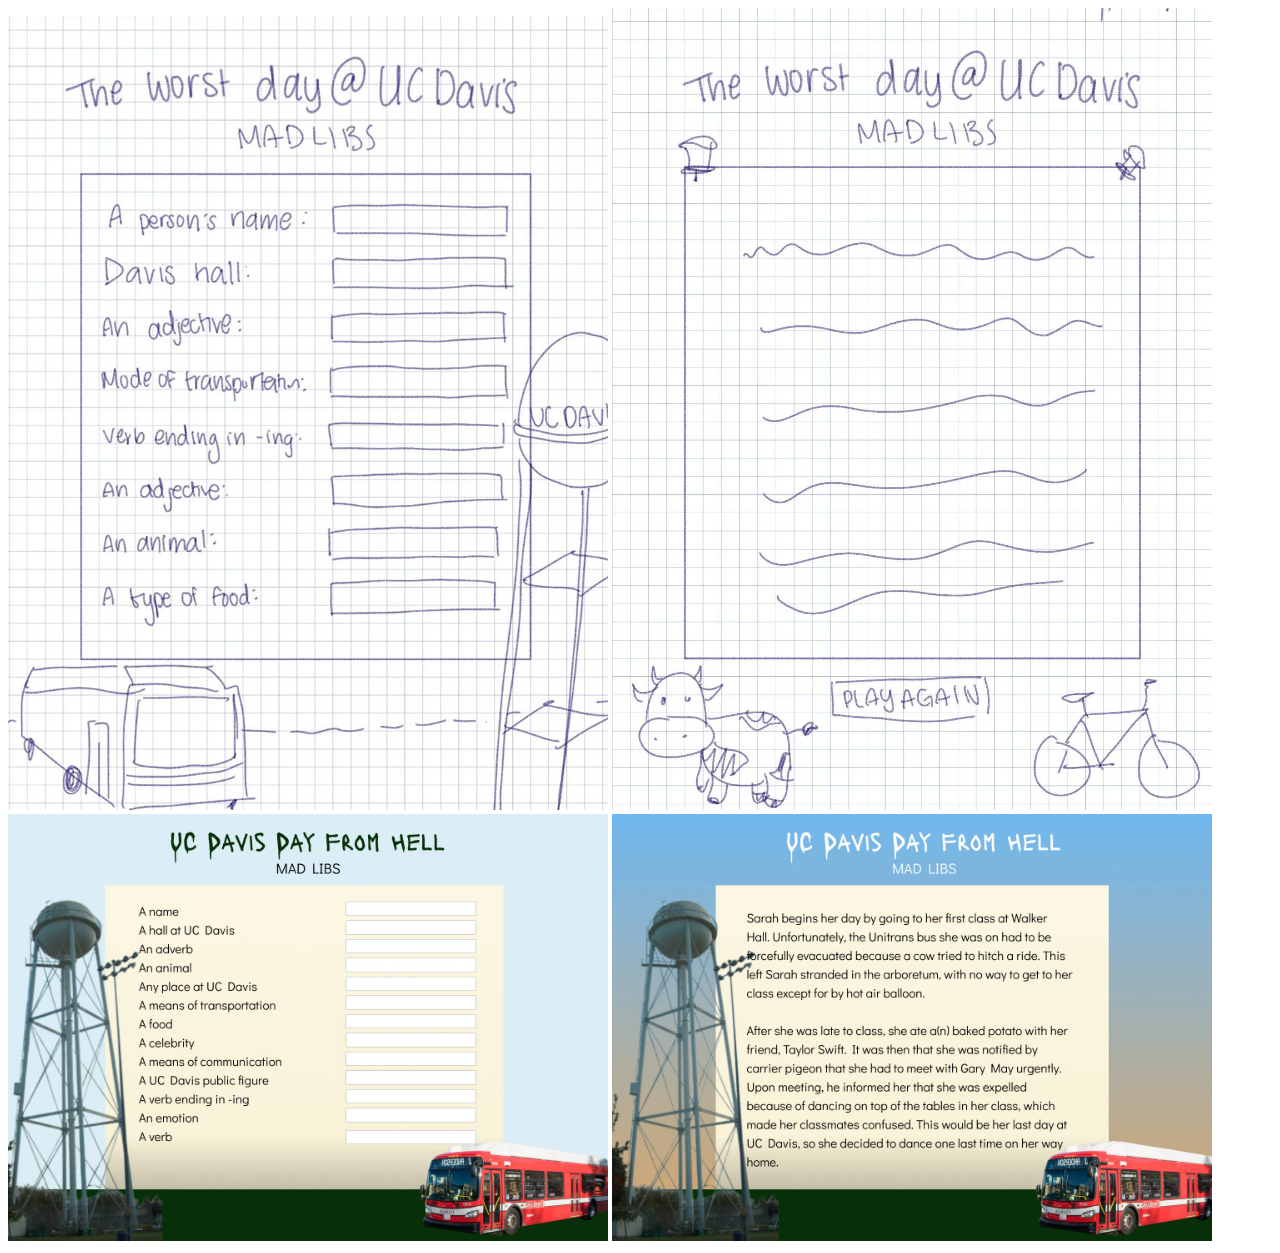
<file: madlibs/index.html>
<!DOCTYPE html>
<html lang="en">
<head>
    <meta charset="UTF-8">
    <meta name="viewport" content="width=device-width, initial-scale=1.0">
    <title>Mad Libs Sketches</title>
</head>
<body>
    <img src="images/madlibsentry.jpg" alt="the mad libs sketch" width="600">
    <img src="images/madlibsresults.jpg" alt="mad libs results" width="600">
    <img src="images/mlinput.jpg" alt="mad libs input" width="600">
    <img src="images/mloutput.jpg" alt="mad libs results" width="600">
</body>
</html>
</file>
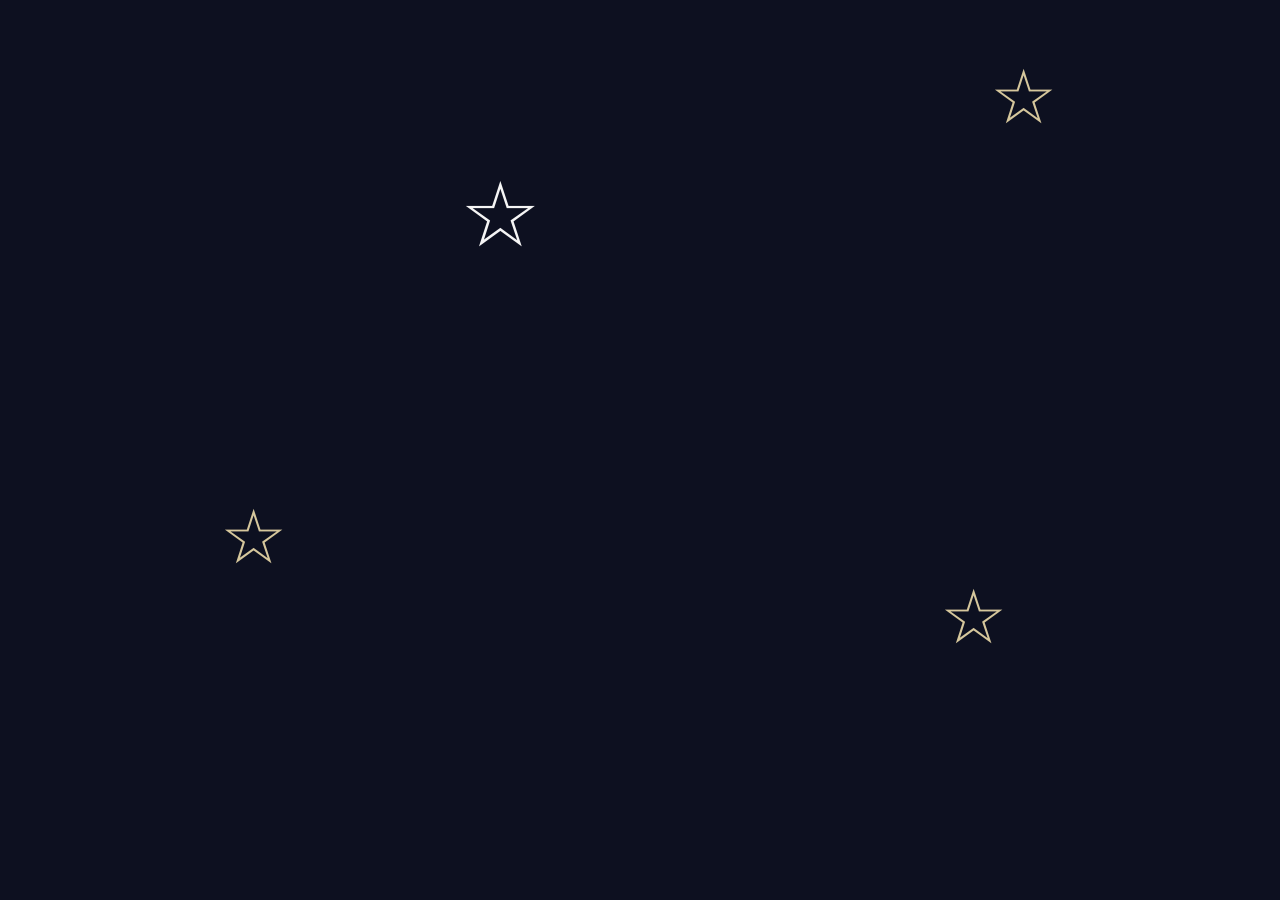
<file: everypicture/experiment/index.html>
<!DOCTYPE html>
<html lang="en">
<head>
    <meta charset="UTF-8">
    <meta name="viewport" content="width=device-width, initial-scale=1.0">
    <title>Every Picture Experiment</title>

    <link href="styles.css" rel="stylesheet">
    <script src="script.js" defer></script>
</head>

<body>
    <main id="container">

        <img src="images/artwork1.jpg" alt="Portrait artwork" id="artwork">

        <div id="star1" class="star">☆</div>

        <div class="purple-star star-fill star-a">☆</div>
        <div class="purple-star star-fill star-b">☆</div>
        <div class="purple-star star-fill star-c">☆</div>

    </main>

    <section id="overlay" class="hidden">
        <article id="modal">
            <h2>Artwork Title</h2>
            <img src="images/artwork1.jpg" alt="Portrait artwork">
            <p>
                This piece explores identity through portraiture and star imagery,
                reflecting the intersection of being Chinese and American.
            </p>
            <button id="close">close</button>
        </article>
    </section>

</body>
</html>
</file>
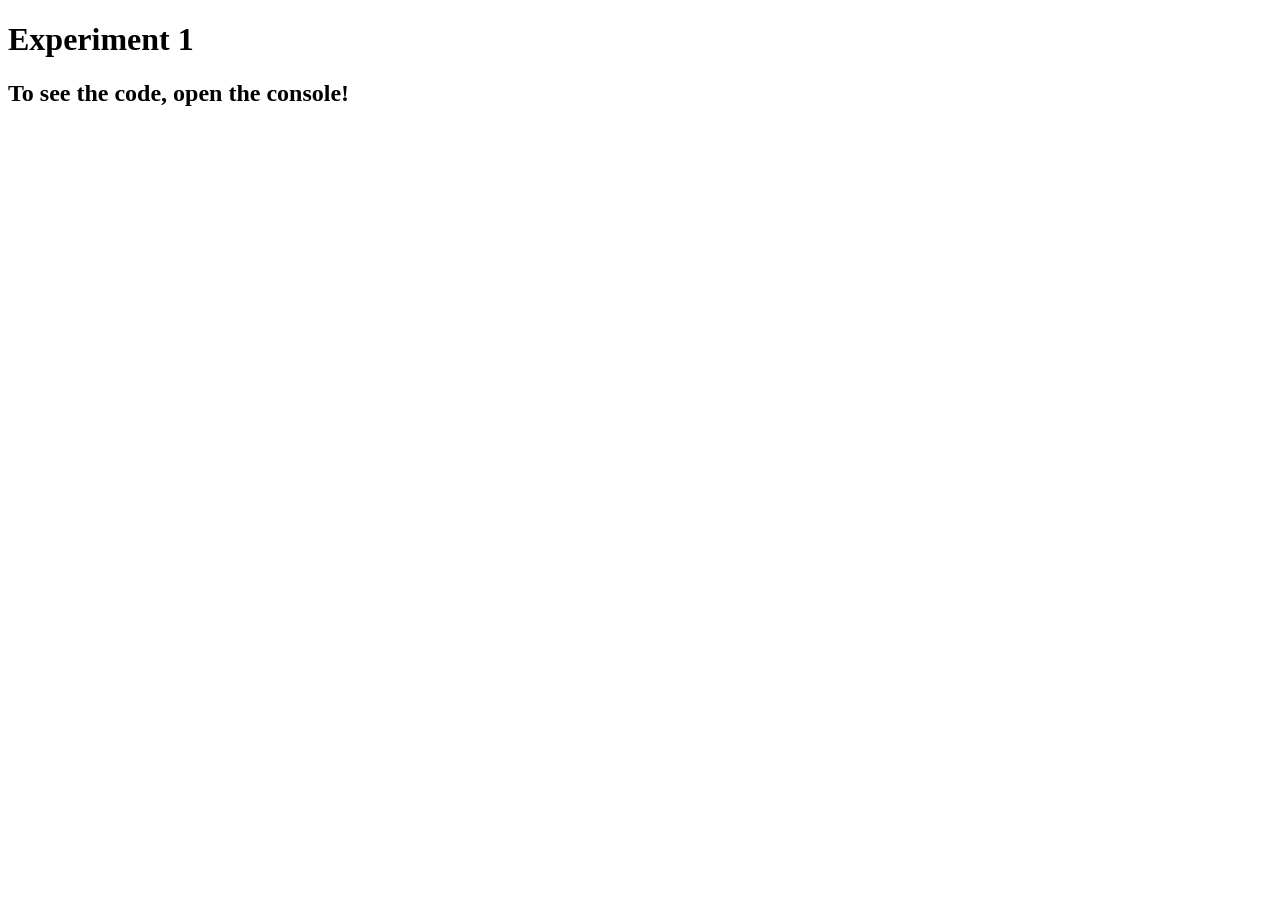
<file: exp/exp1.html>
<!DOCTYPE html>
<html lang="en">
<head>
    <meta charset="UTF-8">
    <meta name="viewport" content="width=device-width, initial-scale=1.0">
    <title>Document</title>
</head>
<body>
    <h1>Experiment 1</h1>
    <h2>To see the code, open the console!</h2>
    <script>
        var sentence = "the quick brown fox jumps over the lazy dog";
        var newSentence = "";
        var capitalize = true;
        for(var i=0; i<sentence.length; i++){
            if(capitalize){
                newSentence += sentence[i].toUpperCase();
                capitalize = false;
                }else {
                    if( sentence[i] === " "){
                    capitalize = true;
                }
                newSentence += sentence[i];
            }
        }
        console.log(newSentence);
    </script>
</body>
</html>
</file>
<file: everypicture/experiment/styles.css>
body {
    margin: 0;
    background: #0d1020;
    font-family: Arial, Helvetica, sans-serif;
}

#container {
    position: relative;
    width: 1200px;
    height: 750px;
    margin: auto;
    overflow: hidden;
    background: #0d1020;
}

#artwork {
    position: absolute;
    top: 140px;
    left: 370px;
    width: 450px;
    opacity: 0;
    transition: opacity 0.8s ease;
    z-index: 1;
    pointer-events: none;
}

#artwork.show {
    opacity: 1;
}

#star1 {
    position: absolute;
    top: 170px;
    left: 420px;
    color: #f5f5f5;
    z-index: 2;
    animation: pulse 2s infinite;
}

.star {
    position: absolute;
    font-size: 90px;
    line-height: 1;
    cursor: pointer;
}


.purple-star {
    color: #ecdbaa;
    opacity: 0.9;
}

.star-fill {
    position: absolute;
    font-size: 75px;
    line-height: 1;
}

.star-a {
    top: 60px;
    left: 950px;
}

.star-b {
    top: 500px;
    left: 180px;
}

.star-c {
    top: 580px;
    left: 900px;
}

#star1:hover {
    transform: scale(1.1);
}

@keyframes pulse {
    0% {
        transform: scale(1);
        opacity: 0.8;
    }
    50% {
        transform: scale(1.08);
        opacity: 1;
    }
    100% {
        transform: scale(1);
        opacity: 0.8;
    }
}

.hidden {
    display: none;
}

#overlay {
    position: absolute;
    top: 0;
    left: 0;
    width: 100%;
    height: 100vh;
    background: rgba(0, 0, 0, 0.75);
}

#modal {
    width: 500px;
    margin: 60px auto;
    padding: 20px;
    background: white;
    text-align: center;
}

#modal img {
    width: 100%;
    height: auto;
}

#modal h2 {
    margin-top: 0;
}

#modal p {
    line-height: 1.4em;
}

#close {
    margin-top: 10px;
    padding: 10px 16px;
    border: none;
    background: #0d1020;
    color: white;
    cursor: pointer;
}
</file>
